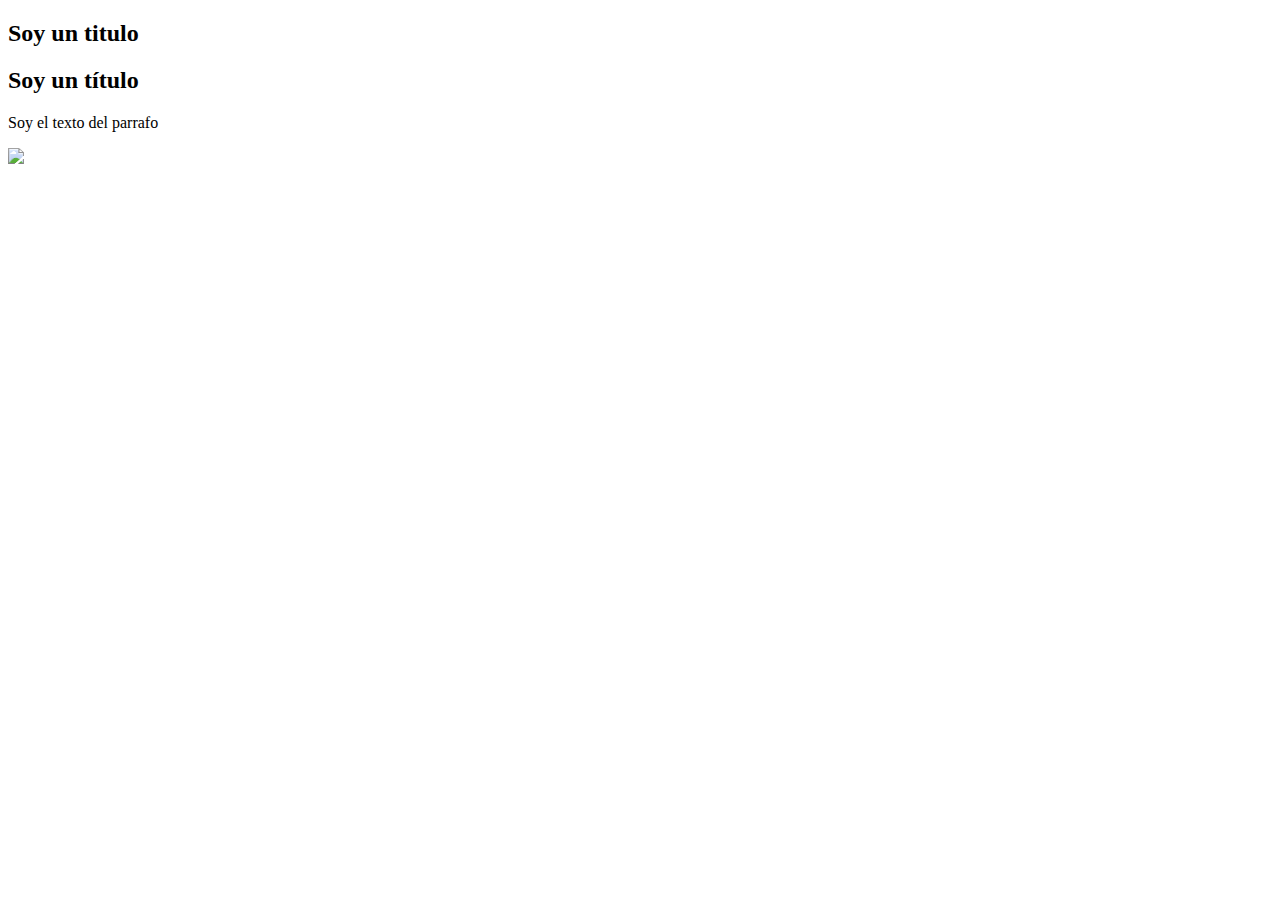
<file: WebComponents/AttributeChangedCallback/index.html>
<!DOCTYPE html>
<html lang="en">
<head>
    <meta charset="UTF-8">
    <meta http-equiv="X-UA-Compatible" content="IE=edge">
    <meta name="viewport" content="width=device-width, initial-scale=1.0">
    <title>Attribute Change Callback</title>
</head>
<body>

    <h2 class="title">Soy un titulo</h2>
    <my-element title="Soy un título" parrafo="Soy el texto del parrafo" imgSrc="https://miro.medium.com/max/1200/1*h744Voyjvy5s5JnmYRqpSw.png">Soy un texto de fuera del componente
        
    </my-element>
    
    <script src="./my-element.js" type="module"></script>
</body>
</html>
</file>
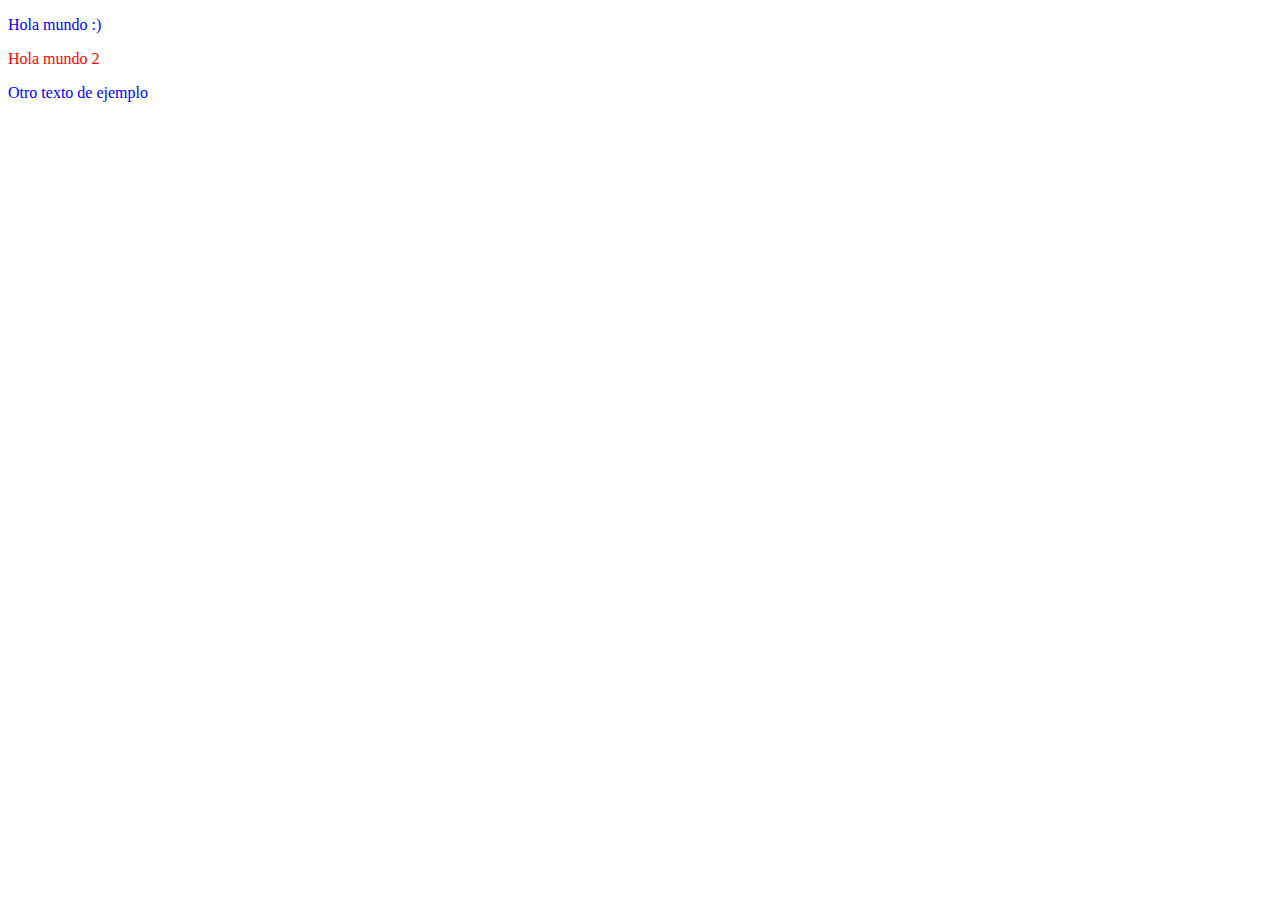
<file: WebComponents/CustomElements/index.html>
<!DOCTYPE html>
<html lang="en">
<head>
    <meta charset="UTF-8">
    <meta http-equiv="X-UA-Compatible" content="IE=edge">
    <meta name="viewport" content="width=device-width, initial-scale=1.0">
    <title>Custom Elements</title>
</head>
<body>
    <my-element></my-element>
    
    <script src="./my-element.js" type="module"></script>
</body>
</html>
</file>
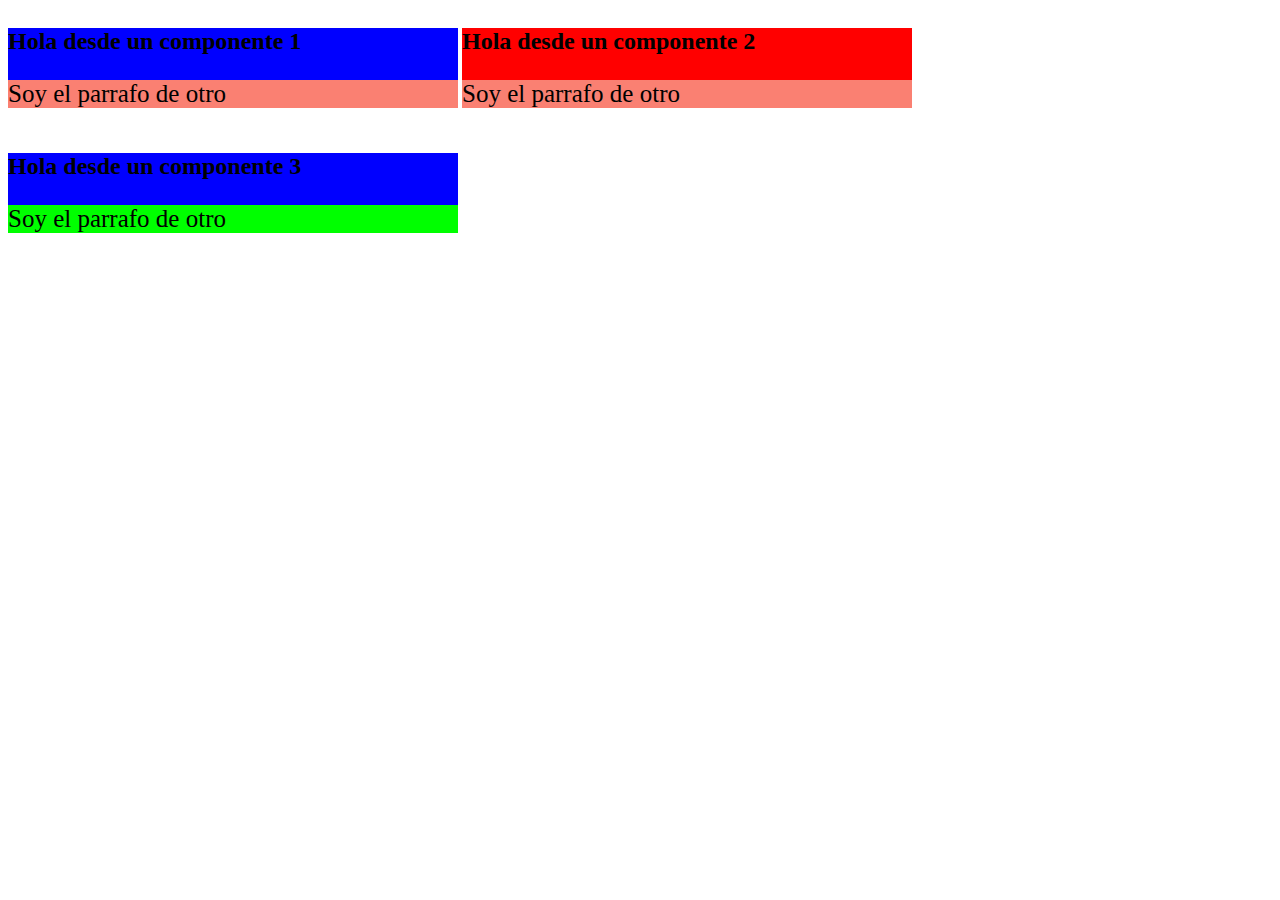
<file: WebComponents/CustomProperties/index.html>
<!DOCTYPE html>
<html lang="en">
<head>
    <meta charset="UTF-8">
    <meta http-equiv="X-UA-Compatible" content="IE=edge">
    <meta name="viewport" content="width=device-width, initial-scale=1.0">
    <title>Custom Properties</title>
    <style>
        my-element {
            --primary-color:blue;
            --heading-primary:40px;
        }
        .segundo{
            --primary-color:red;
        }
        .tercero{
            --secondary-color: lime;
        }
    </style>
</head>
<body>

    <my-element>
        <span slot="title">Hola desde un componente 1</span>
        <span slot="parrafo" class="texto">Soy el parrafo de otro</span>
    </my-element>

    <my-element class="segundo">
        <span slot="title">Hola desde un componente 2</span>
        <span slot="parrafo" class="texto">Soy el parrafo de otro</span>
    </my-element>

    <my-element class="tercero">
        <span slot="title">Hola desde un componente 3</span>
        <span slot="parrafo" class="texto">Soy el parrafo de otro</span>
    </my-element>
    
    <script src="./my-element.js" type="module"></script>
</body>
</html>
</file>
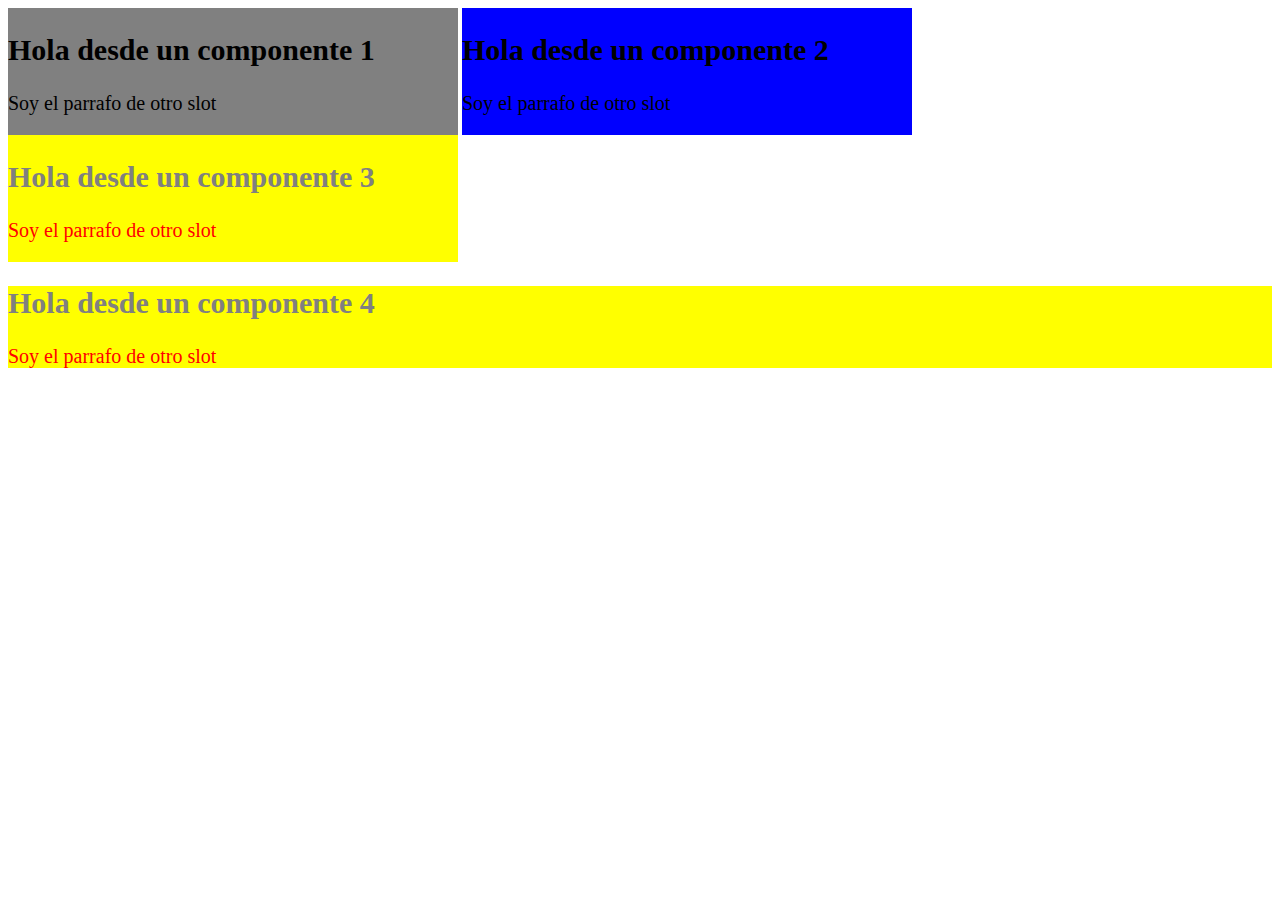
<file: WebComponents/Host/index.html>
<!DOCTYPE html>
<html lang="en">
<head>
    <meta charset="UTF-8">
    <meta http-equiv="X-UA-Compatible" content="IE=edge">
    <meta name="viewport" content="width=device-width, initial-scale=1.0">
    <title>Host</title>
</head>
<body>

    <!-- <h2 class="title">Soy un titulo</h2> -->
    <my-element>
        <span slot="title">Hola desde un componente 1</span>
        <span slot="parrafo">Soy el parrafo de otro slot</span>
    </my-element>

    <my-element class="blue">
        <span slot="title">Hola desde un componente 2</span>
        <span slot="parrafo">Soy el parrafo de otro slot</span>
    </my-element>

    <my-element yellow>
        <span slot="title">Hola desde un componente 3</span>
        <span slot="parrafo">Soy el parrafo de otro slot</span>
    </my-element>

    <article class="card">
        <my-element yellow>
            <span slot="title">Hola desde un componente 4</span>
            <span slot="parrafo">Soy el parrafo de otro slot</span>
        </my-element> 
    </article>
    
    <script src="./my-element.js" type="module"></script>
</body>
</html>
</file>
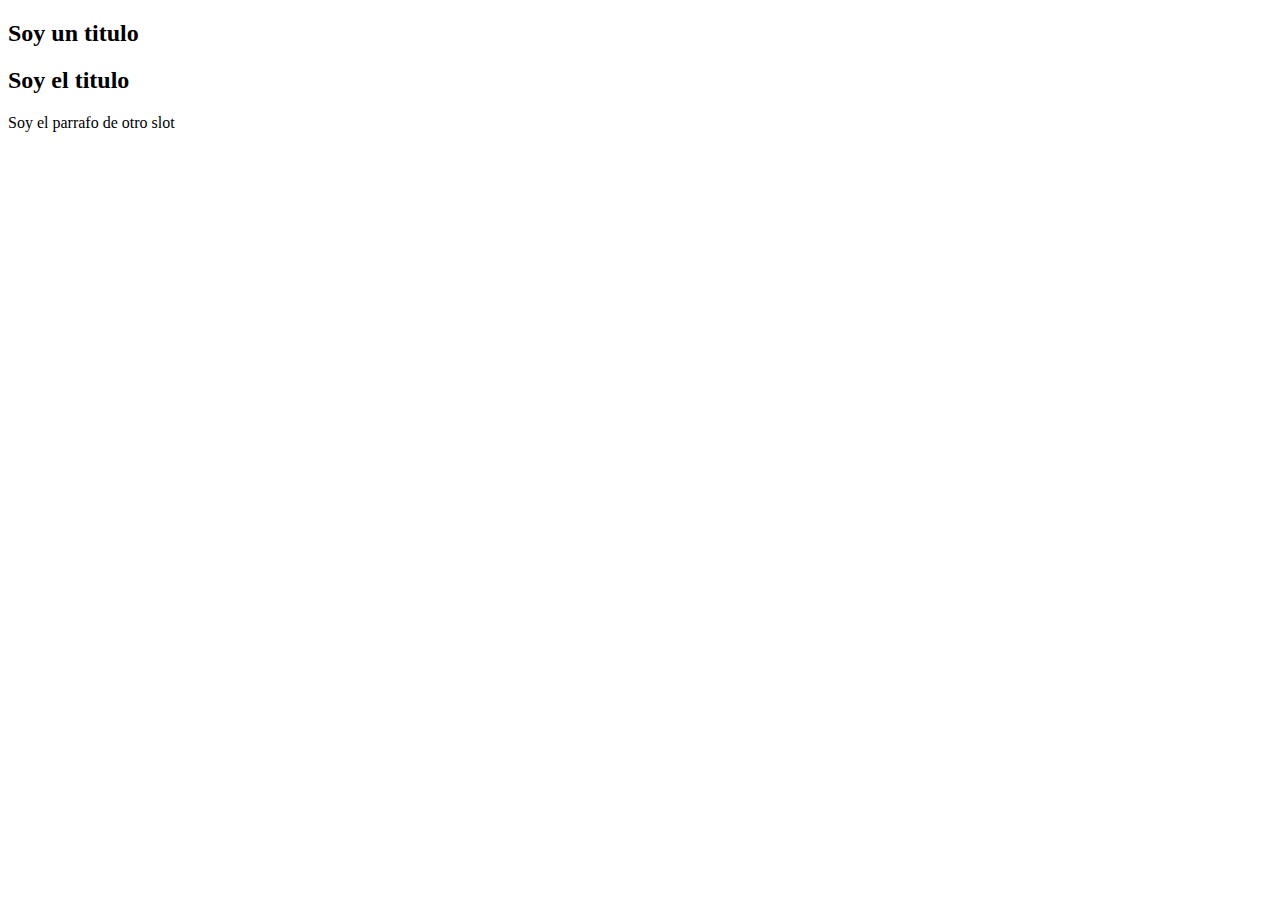
<file: WebComponents/MultiContentSlot/index.html>
<!DOCTYPE html>
<html lang="en">
<head>
    <meta charset="UTF-8">
    <meta http-equiv="X-UA-Compatible" content="IE=edge">
    <meta name="viewport" content="width=device-width, initial-scale=1.0">
    <title>Multi Content Slot</title>
</head>
<body>

    <h2 class="title">Soy un titulo</h2>
    <my-element>Soy un texto de fuera del componente
        <span slot="title">Soy el titulo</span>
        <span slot="parrafo">Soy el parrafo de otro slot</span>
    </my-element>
    
    <script src="./my-element.js" type="module"></script>
</body>
</html>
</file>
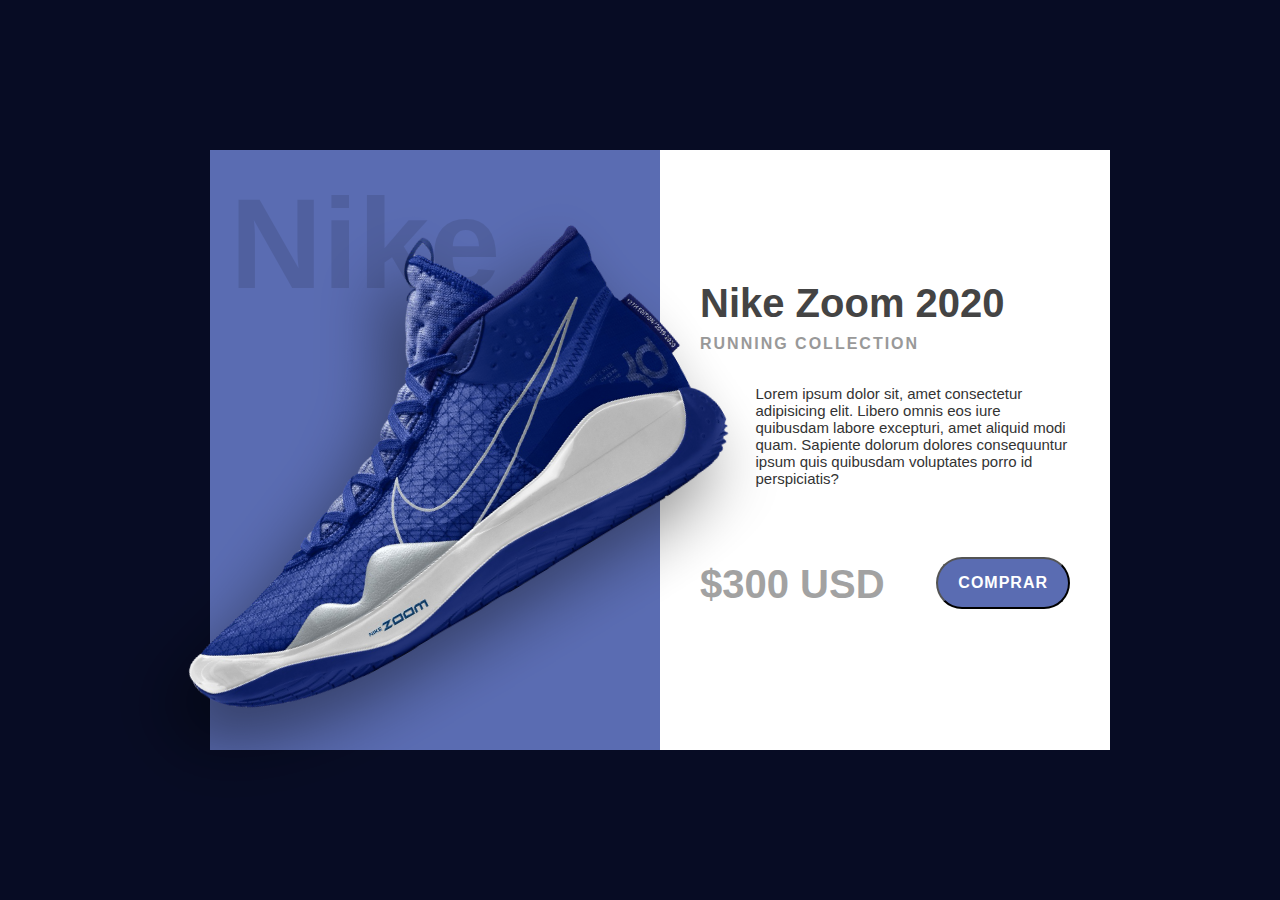
<file: WebComponents/Proyecto/index.html>
<!DOCTYPE html>
<html lang="en">
  <head>
    <meta charset="UTF-8" />
    <meta name="viewport" content="width=device-width, initial-scale=1.0" />
    <title>Proyecto</title>
    <link rel="stylesheet" href="style.css" />
  </head>
  <body>
    <product-card
      img="./img/nike-blue.png"
      title="Nike Zoom 2020"
      collection="Running collection"
      description="Lorem ipsum dolor sit, amet consectetur adipisicing elit. Libero omnis eos iure quibusdam labore excepturi, amet aliquid modi quam. Sapiente dolorum dolores consequuntur ipsum quis quibusdam voluptates porro id perspiciatis?"
      price="$300 USD"
    ></product-card>
    <script type="module" src="./app.js"></script>
  </body>
</html>
</file>
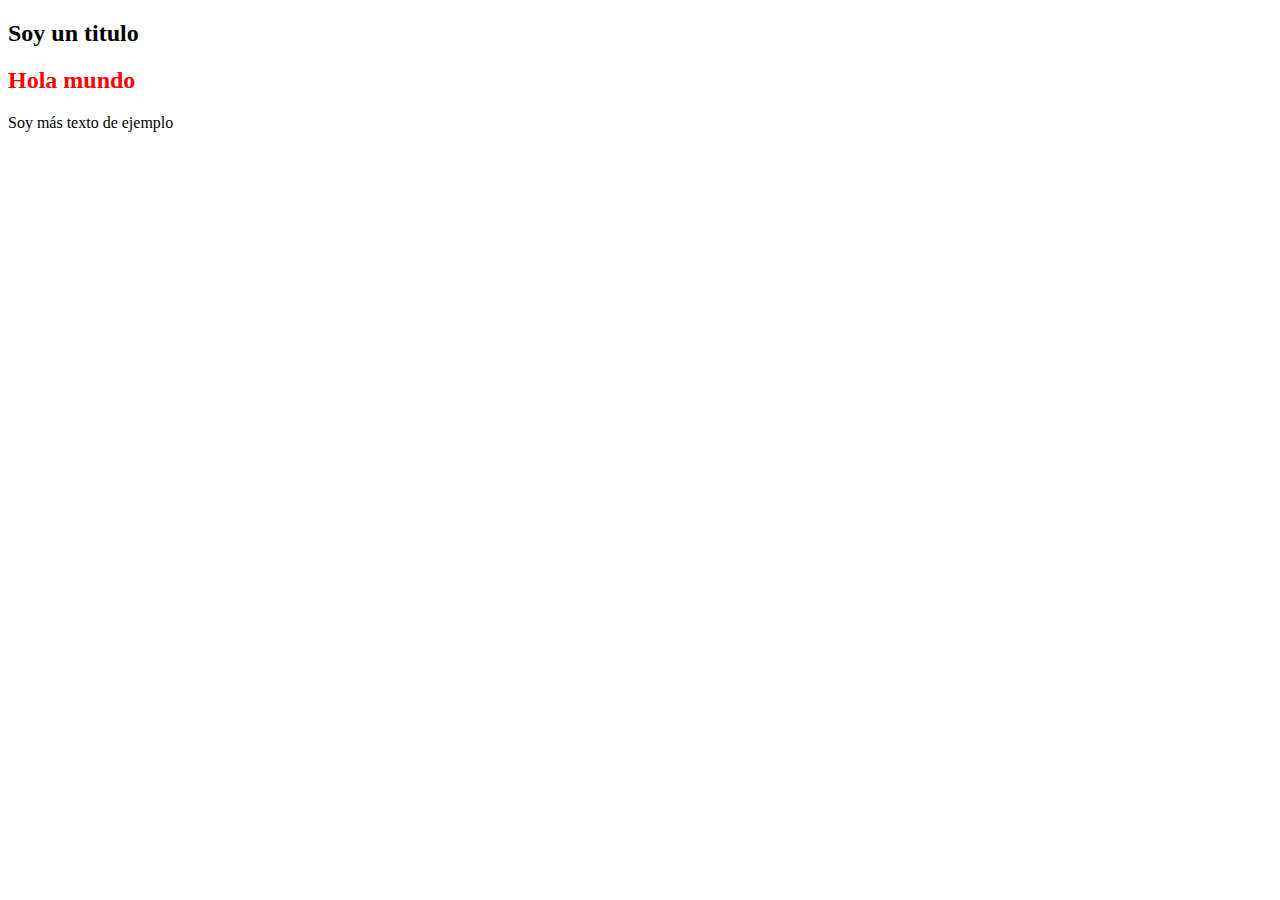
<file: WebComponents/ShadowDom/index.html>
<!DOCTYPE html>
<html lang="en">
<head>
    <meta charset="UTF-8">
    <meta http-equiv="X-UA-Compatible" content="IE=edge">
    <meta name="viewport" content="width=device-width, initial-scale=1.0">
    <title>Shadow DOM</title>
</head>
<body>

    <h2 class="title">Soy un titulo</h2>
    <template>
      <h2>Hola mundo again</h2>
      <div>
        <p>Soy más texto ejemplo de la clase</p>
      </div>
    </template>
    
    <my-element></my-element>
    
    <script src="./my-element.js" type="module"></script>
</body>
</html>
</file>
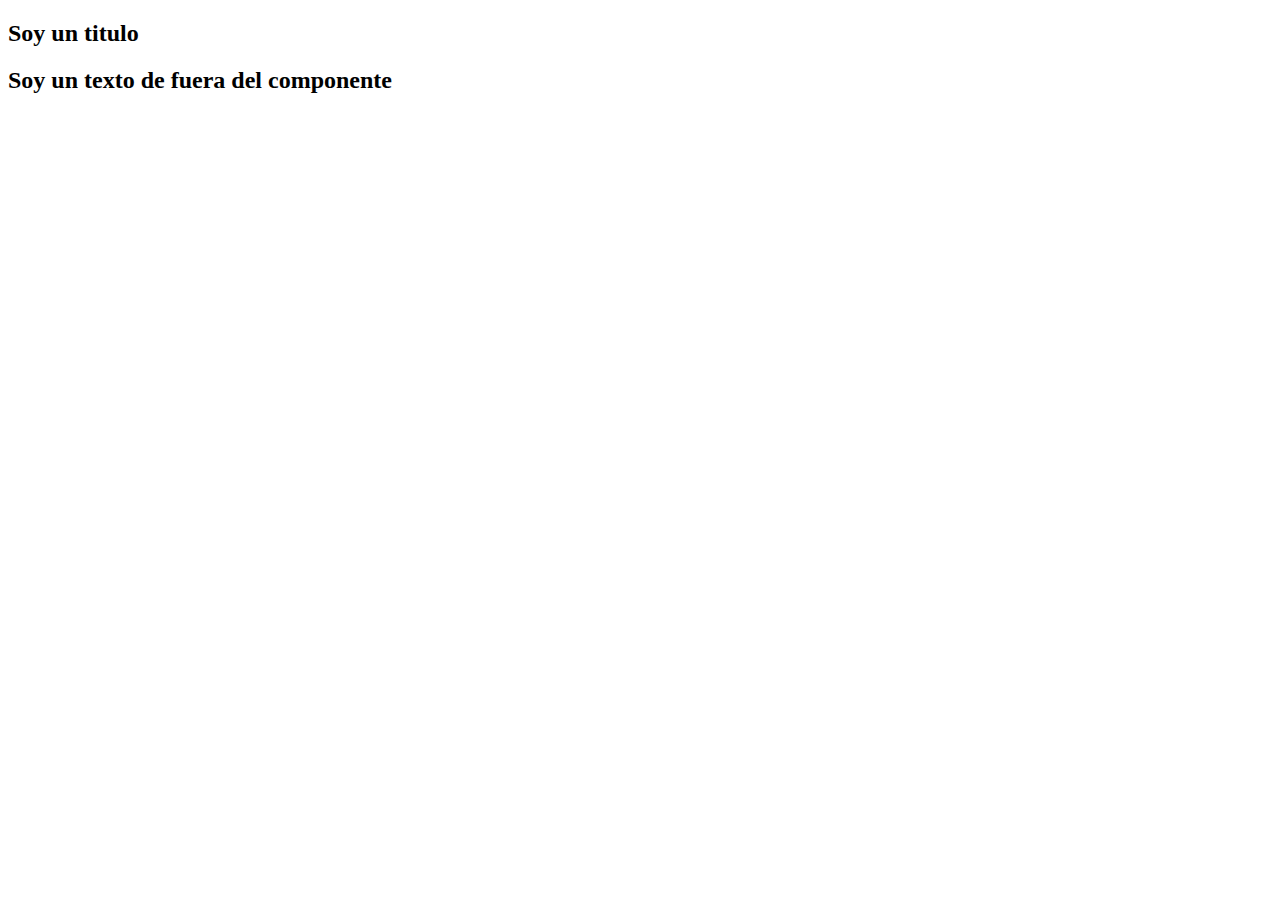
<file: WebComponents/Slot/index.html>
<!DOCTYPE html>
<html lang="en">
<head>
    <meta charset="UTF-8">
    <meta http-equiv="X-UA-Compatible" content="IE=edge">
    <meta name="viewport" content="width=device-width, initial-scale=1.0">
    <title>Slot</title>
</head>
<body>

    <h2 class="title">Soy un titulo</h2>
    <my-element>Soy un texto de fuera del componente</my-element>
    
    <script src="./my-element.js" type="module"></script>
</body>
</html>
</file>
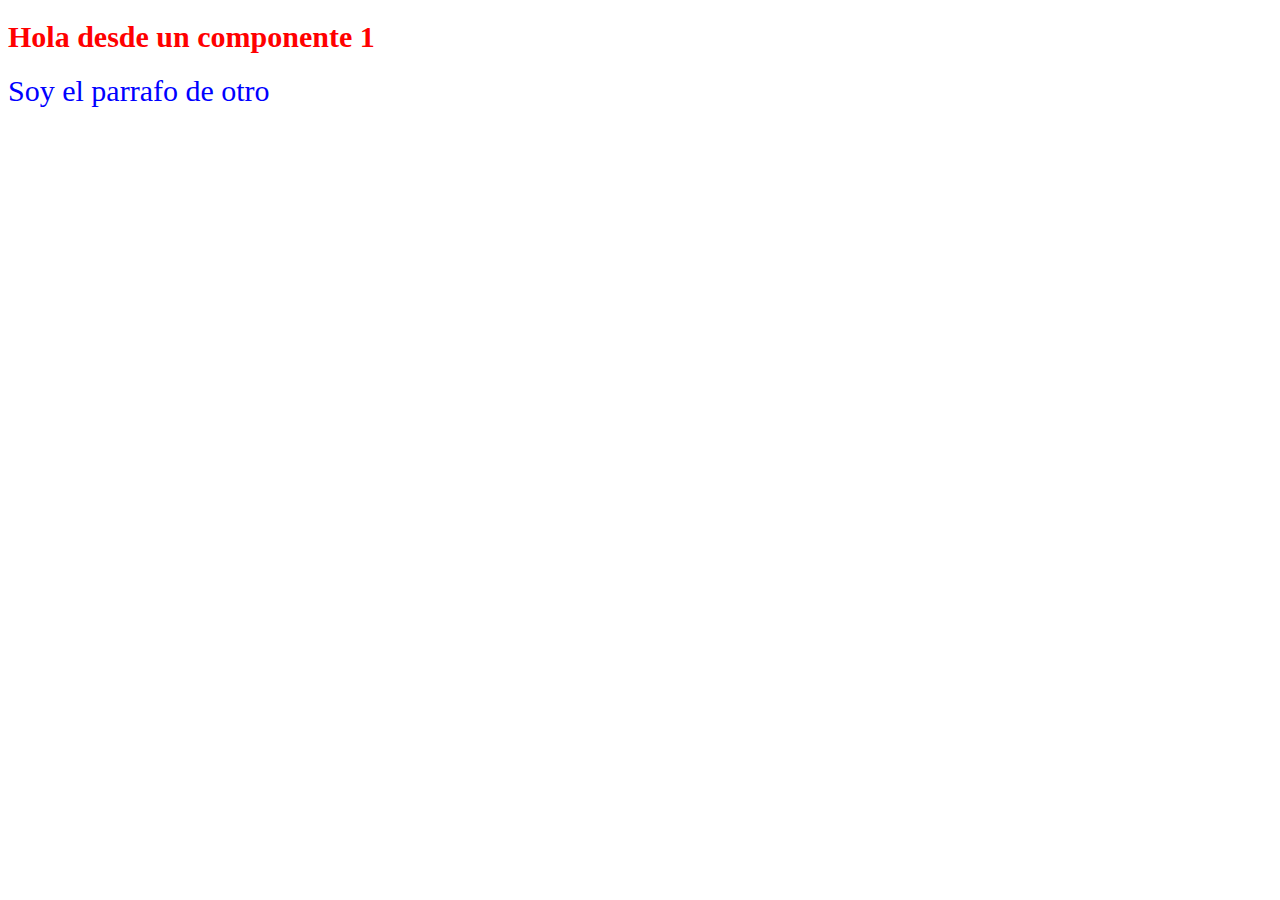
<file: WebComponents/Slotted/index.html>
<!DOCTYPE html>
<html lang="en">
<head>
    <meta charset="UTF-8">
    <meta http-equiv="X-UA-Compatible" content="IE=edge">
    <meta name="viewport" content="width=device-width, initial-scale=1.0">
    <title>Slotted</title>
</head>
<body>

    <!-- <h2 class="title">Soy un titulo</h2> -->
    <my-element>
        <span slot="title">Hola desde un componente 1</span>
        <span slot="parrafo" class="texto">Soy el parrafo de otro</span>
    </my-element>
    
    <script src="./my-element.js" type="module"></script>
</body>
</html>
</file>
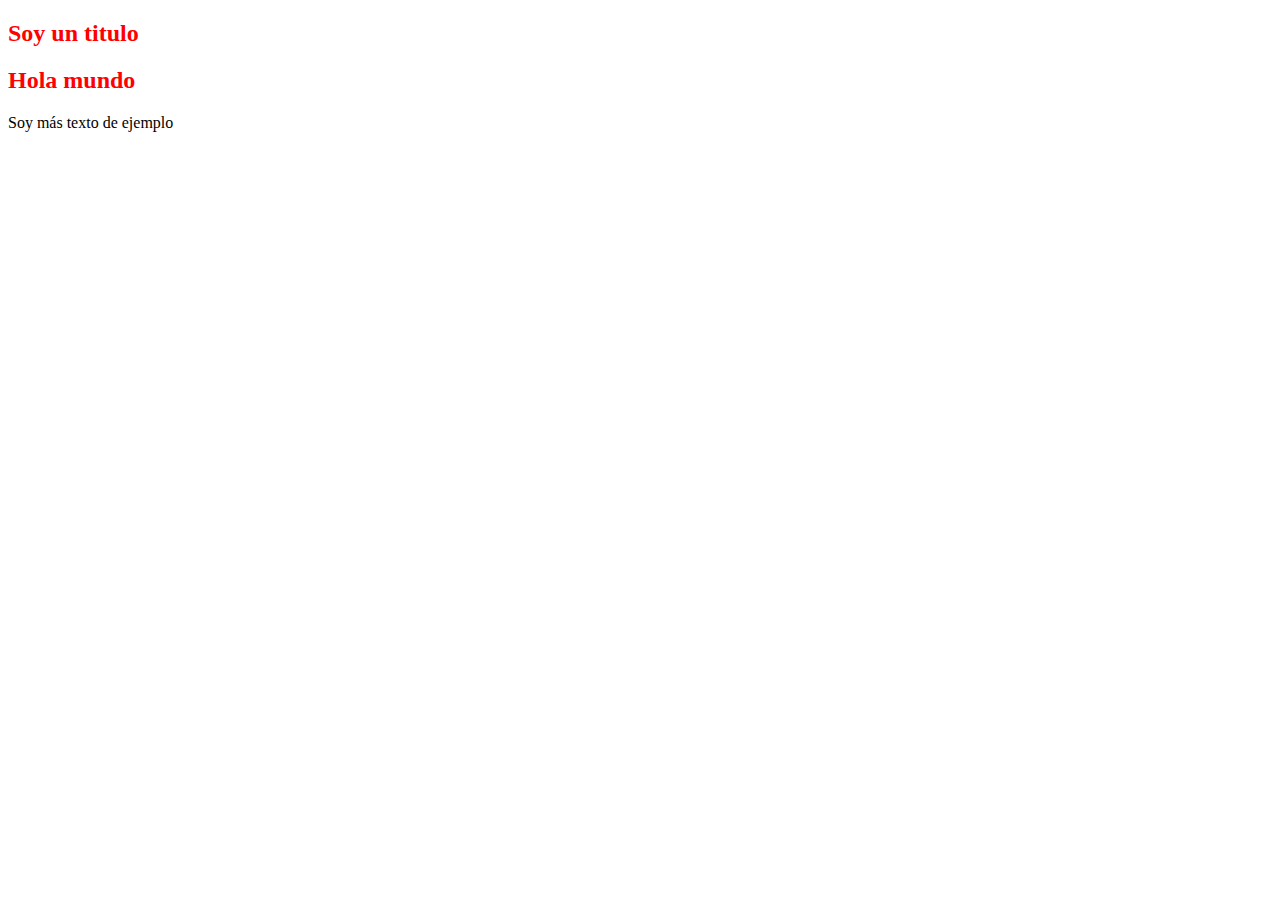
<file: WebComponents/Template/index.html>
<!DOCTYPE html>
<html lang="en">
<head>
    <meta charset="UTF-8">
    <meta http-equiv="X-UA-Compatible" content="IE=edge">
    <meta name="viewport" content="width=device-width, initial-scale=1.0">
    <title>Template</title>
</head>
<body>

    <h2 class="title">Soy un titulo</h2>
    <template>
      <h2>Hola mundo again</h2>
      <div>
        <p>Soy más texto ejemplo de la clase</p>
      </div>
    </template>
    
    <my-element></my-element>
    
    <script src="./my-element.js" type="module"></script>
</body>
</html>
</file>
<file: WebComponents/Proyecto/style.css>
* {
    margin: 0;
    padding: 0;
  }
  body {
    display: flex;
    justify-content: center;
    align-items: center;
    width: 100%;
    min-height: 100vh;
    font-family: Arial, Helvetica, sans-serif;
    background-color: #070c24;
  /* }
  product-card {
    --primary-background: green;
  } */
</file>
